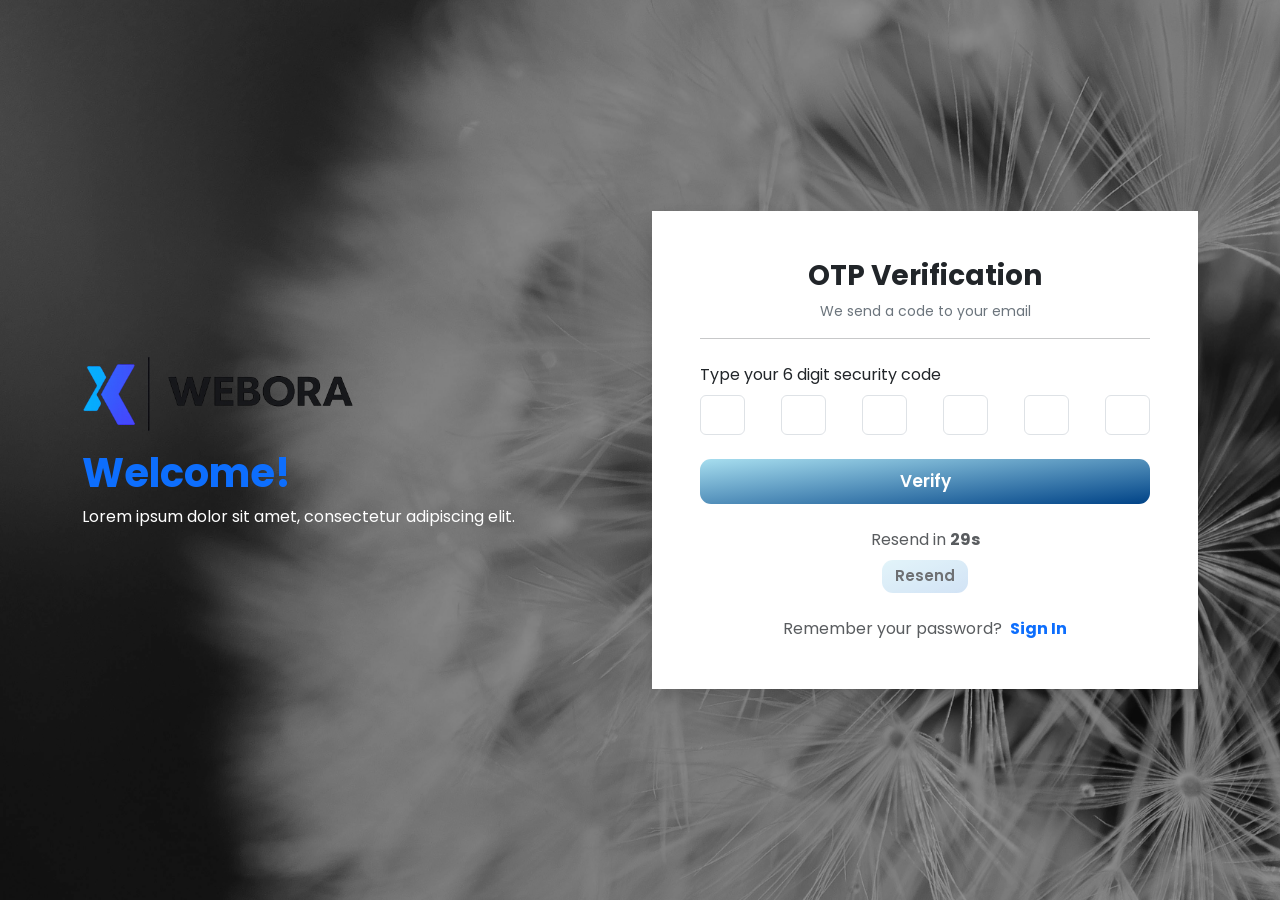
<file: index.html>
<!DOCTYPE html>
<html lang="en">
<head>
    <!-- Page Title -->
    <title>OTP Verification Form Html Template</title>

    <!-- Favicon -->
    <link rel="icon" type="image/png" href="assets/images/fevicon.png">

    <!-- Meta Tags -->
    <meta charset="utf-8">
    <meta name="viewport" content="width=device-width, initial-scale=1">

    <!-- Bootstrap CSS -->
    <link href="https://cdn.jsdelivr.net/npm/bootstrap@5.3.3/dist/css/bootstrap.min.css" rel="stylesheet">

    <!-- Font Awesome Icons -->
    <link rel="stylesheet" href="https://cdnjs.cloudflare.com/ajax/libs/font-awesome/6.6.0/css/all.min.css">

    <!-- Google Font -->
    <link href="https://fonts.googleapis.com/css2?family=Poppins:wght@300;400;500;600&display=swap" rel="stylesheet">

    <!-- Custom CSS -->
    <link rel="stylesheet" href="css/style.css">
</head>

<body>

   <!-- =======================================
    OTP_Verification Section
======================================= -->
<section class="auth-section d-flex align-items-center">
    <div class="container">
        <div class="row align-items-center">
            <!-- welcome Box Column -->
            <div class="col-lg-6 d-none d-lg-block">
                <div class="welcome">
                    <img src="assets/images/web.png" alt="" class="img-fluid mb-3">
                    <h1 class="mb-2 fw-bold text-primary">Welcome!</h1>
                    <p class="text-white">Lorem ipsum dolor sit amet, consectetur adipiscing elit.</p>
                </div>
            </div>
            <!-- OTP_Verification Box Column -->
            <div class="col-12 col-md-12 col-lg-6">
                
                <!-- OTP_Verification Content Box -->
                <div class="Content p-5 bg-white shadow">

                    <!-- Heading -->
                    <div class="auth-header text-center">
                        <h3 class="text-dark mb-2">OTP Verification</h3>
                        <p class="text-secondary">We send a code to your email</p>
                    </div>

                    <!-- Divider -->
                    <div class="text-secondry mb-4">
                        <hr>
                    </div>

                    <!-- OTP_Verification Form -->
                    <form action="#">

                        <!-- OTP_Verification Input -->
                        <div class="otp_input text-start mb-4">
                            <label for="digit">Type your 6 digit security code</label>
                            <div class="d-flex align-items-center justify-content-between mt-2">
                                <input type="text" class="form-control otp-field" placeholder="">
                                <input type="text" class="form-control otp-field" placeholder="">
                                <input type="text" class="form-control otp-field" placeholder="">
                                <input type="text" class="form-control otp-field" placeholder="">
                                <input type="text" class="form-control otp-field" placeholder="">
                                <input type="text" class="form-control otp-field" placeholder="">
                            </div>
                        </div>

                        <!-- Submit Button -->
                        <button type="submit" class="custom-btn btn text-white w-100 mb-4">Verify</button>
                    </form>

                    <!-- OTP_mute text -->
                    <div id="timerText" class="OTP-muted-text text-center fw-normal text-muted mb-2">
                        Didn't receive the code?
                    </div>

                     <!-- Resent Button -->
                        <button id="resendBtn" type="submit" class="resend-btn btn mb-4 mx-auto d-block">Resend</button>

                    <!-- Login Account Link -->
                    <div class="auth-login-account fw-normal text-muted text-center">
                        Remember your password? <a href="https://mudassir3758.github.io/Login_form/" class="text-primary fw-bold text-decoration-none ms-1">Sign In</a>
                    </div>

                </div>
                <!-- End Content Box -->

            </div>
            <!-- End Column -->

        </div>
    </div>
</section>
<!-- End OTP_Verification Section -->

<script src="js/otp.js"></script>

</body>

</html>
</file>
<file: css/style.css>
/* =========================================
   GLOBAL FONT SETTINGS
   ========================================= */
html, body {
    font-family: 'Poppins', sans-serif !important;
}

/* =========================================
   Form SECTION BACKGROUND + OVERLAY
   ========================================= */
.auth-section {
     position: relative;
    min-height: 100vh;
    width: 100%;
    background-image: url('../assets/images/Background.jpg');
    background-size: cover;
    background-position: center center;
    background-repeat: no-repeat;
}

/* Dark transparent overlay */
.auth-section::before {
    content: "";
    position: absolute;
    top: 0;
    left: 0;
    width: 100%;
    height: 100%;
    background: rgba(0,0,0,0.4);
}

.welcome {
    position: relative;
    z-index: 2;
}
.welcome img{width: 50%;}

/* Content appears above overlay */
.Content{
    position: relative;
    z-index: 2;
}

/* =========================================
   HEADING STYLING
   ========================================= */
.auth-header h3 {
    font-weight: 700;
}

.auth-header p{
    color: #6e6666;
    font-size: 14px;
}

/* =========================================
   INPUT FIELD STYLING
   ========================================= */
.form-group-custom input{
    border: none;
    border-bottom: 1px solid grey;
    border-radius: 0px;
}
.form-floating>.form-control{padding: 26px 20px 0px 13px !important;}
.form-floating>label{padding: 20px 8px 0px 8px !important;}

/* Input focus highlight */
.auth-section input:focus, .auth-section input:active{
    box-shadow: none;
    border-color: black;
}

.form-links .form-check-label{
    font-size: 14px;
}
.form-links .form-check-input{
    border: 1px solid grey;
}

/* =========================================
   CUSTOM BUTTON (SIGN IN)
   ========================================= */
.custom-btn {
    font-size: 17px;
    font-weight: 600;
    background-image: linear-gradient(to right bottom, #a7deef, #004387);
    padding: 10px;
    border-radius: 11px;
    border: none;
    transition: 0.3s;
}

/* Button hover smooth lift */
.custom-btn:hover {
    background-image: linear-gradient(to right bottom, #a7deef, #044b98);
    transform: translateY(-2px);
}

.auth-login-account{font-size: 16px;}

/* =========================================
   SOCIAL ICON BUTTONS
   ========================================= */
.auth-social-icons a{
    width: 40px;
    height: 40px;
    border-radius: 25px;
    border: 1px solid white;
    transition: 0.4 ease all;
}

/* Default gradient backgrounds */
.auth-social-icons a.icon-facebook{background-image: linear-gradient(to top, #234ca1, #8db3fe);}
.auth-social-icons a.icon-twitter{background-image: linear-gradient(to top, #06a5d1, #99eaff);}
.auth-social-icons a.icon-google{background-image: linear-gradient(to top, #dd4b39, #ff998d);}

/* Solid color hover effect (smooth) */
.auth-social-icons a.icon-facebook:hover{
    background-image: none;
    background-color: #3b5998;
    color: #fff !important;
}

.auth-social-icons a.icon-twitter:hover{
    background-image: none;
    background-color: #1da1f2;
    color: #fff !important;
}

.auth-social-icons a.icon-google:hover{
    background-image: none;
    background-color: #db4437;
    color: #fff !important;
}

/* Icon vertical alignment */
.auth-social-icons a i {
    line-height: 25px;
}

/* =========================================
   OTP Verificatiion form css
   ========================================= */

.otp_input input{
    width: 45px;
    height: 40px;
    text-align: center;
    font-size: 15px;
    font-weight: 600;
}

/* OTP Resend button */
.resend-btn {
    font-size: 15px;
    font-weight: 600;
    color: #787878;
    background-image: linear-gradient(to right bottom, #d4eff7, #bbd5f1);
    padding: 5px 13px;
    border-radius: 11px;
    border: none;
    transition: 0.3s;
}

/* Button hover smooth lift */
.resend-btn:hover {
    background-image: linear-gradient(to right bottom, #d5e8ee, #c7dbf0);
    color: #787878;
    transform: translateY(-2px);
}
/* OTP boxes responsive fix */
.otp_input .form-control {
    margin-right: 8px;
}

.otp_input .form-control:last-child {
    margin-right: 0;
}

/* =========================================
   RESPONSIVE DESIGN
   ========================================= */
   /* desktop (max-width 767px) */
@media screen and (max-width: 991px){
    .form-links {
        font-size: 14px;
    }
}
/* Tablet fixes (max-width 767px) */
@media screen and (max-width: 767px) {
    /* OTP Verification form */
     .otp_input .form-control {
        width: 40px;
        height: 40px;
        margin-right: 6px;
    }

}

/* Small mobile (max-width: 480px) */
@media screen and (max-width: 480px) {

    .Content {
        padding: 30px !important;
    }

    .auth-header h3 {
        font-size: 20px;
    }

    .auth-header p {
        font-size: 13px;
    }
    
    .form-group-custom input {
        font-size: 14px;
    }

    .custom-btn {
        font-size: 15px;
        padding: 8px;
    }

    .auth-new-account{
        font-size: 14px;
    }

    .auth-login-account{
        font-size: 14px;
    }

    .auth-social-icons a {
        width: 38px;
        height: 38px;
    }

    .auth-social-icons a i {
        font-size: 14px;
        line-height: 25px;
    }

    /* OTP Verification Form */
    .otp_input label {font-size: 13px;}

     .otp_input .d-flex {
        flex-wrap: wrap;
        justify-content: center;
    }

    .otp_input .form-control {
        width: 32px;
        height: 32px;
        margin: 5px;
        font-size: 10px;
        
    }
}
</file>
